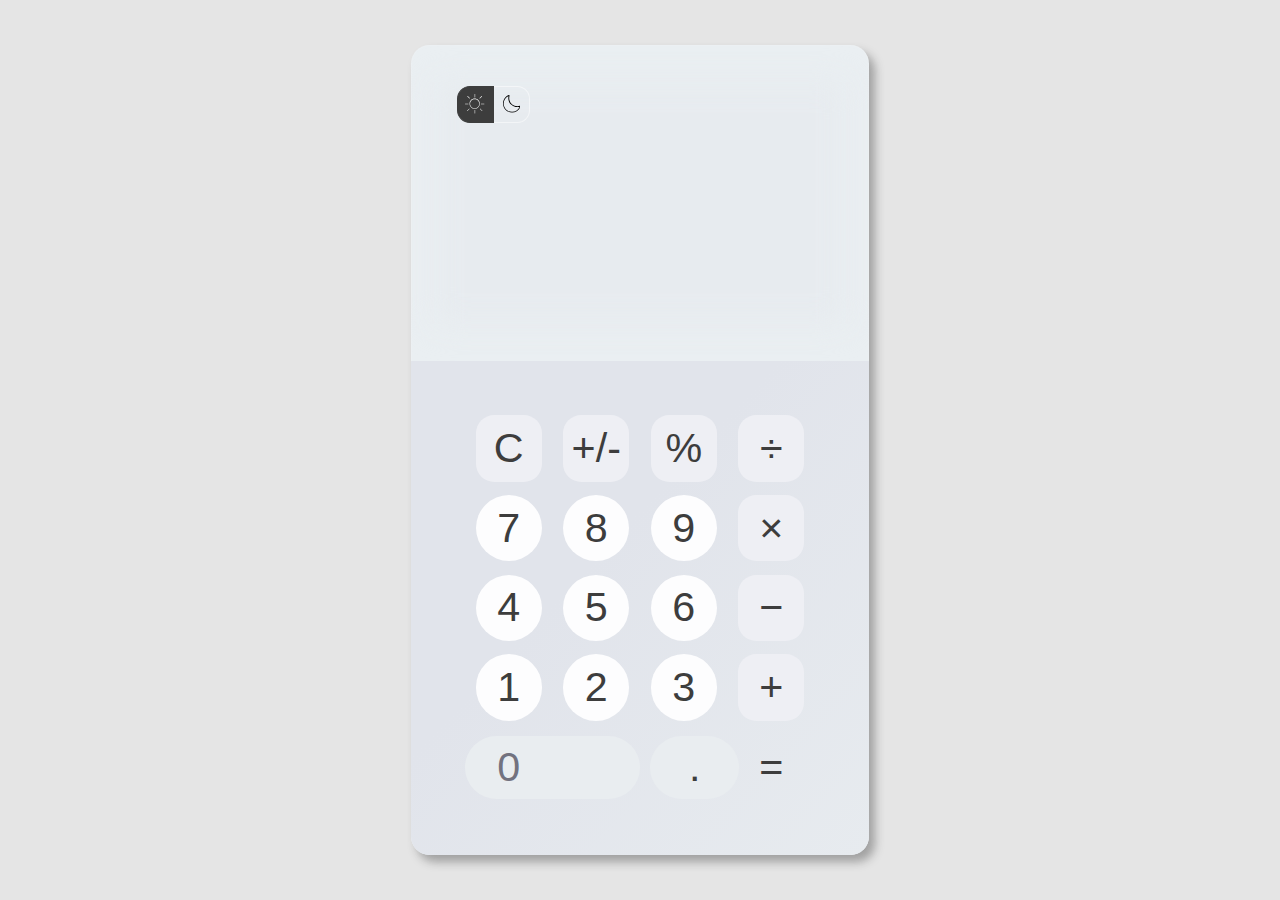
<file: index.html>
<!DOCTYPE html>
<html lang="en">
<head>
    <meta charset="UTF-8">
    <meta name="viewport" content="width=device-width, initial-scale=1.0">
    <title>Calculator</title>
    <link rel="stylesheet" href="css\calculator.css">
    <link rel="stylesheet" href="css\bottom-part.css">
    <link rel="stylesheet" href="css\theme-icon.css">
    <link rel="stylesheet" href="css\display.css">
    <link rel="stylesheet" href="css\dark-mode.css">
    <link rel="stylesheet" href="css\media-query.css">


    <script src="library\math.min.js"></script>
    
</head>
<body>



    <div id="calc">

        <div class="theme-icon">
            <div class="sun">
                <svg id="sun" viewBox="0 0 377 379" fill="none" xmlns="http://www.w3.org/2000/svg">
                    <path d="M193 313C195.761 313 198 315.239 198 318V374C198 376.761 195.761 379 193 379C190.239 379 188 376.761 188 374V318C188 315.239 190.239 313 193 313ZM79.0625 285.465C81.0151 283.512 84.1812 283.512 86.1338 285.465C88.086 287.417 88.086 290.583 86.1338 292.535L46.5352 332.134C44.5826 334.086 41.4174 334.086 39.4648 332.134C37.5122 330.181 37.5122 327.015 39.4648 325.062L79.0625 285.465ZM291.535 285.465C293.488 283.512 296.654 283.512 298.606 285.465L338.204 325.062C340.157 327.015 340.157 330.181 338.204 332.134C336.252 334.086 333.086 334.086 331.134 332.134L291.535 292.535C289.583 290.583 289.583 287.417 291.535 285.465ZM188.5 90C243.452 90 288 134.548 288 189.5C288 244.452 243.452 289 188.5 289C133.548 289 89 244.452 89 189.5C89 134.548 133.548 90 188.5 90ZM188.5 100C139.071 100 99 140.071 99 189.5C99 238.929 139.071 279 188.5 279C237.929 279 278 238.929 278 189.5C278 140.071 237.929 100 188.5 100ZM61 189C63.7614 189 66 191.239 66 194C66 196.761 63.7614 199 61 199H5C2.23858 199 2.87698e-06 196.761 0 194C2.41411e-07 191.239 2.23858 189 5 189H61ZM372 189C374.761 189 377 191.239 377 194C377 196.761 374.761 199 372 199H316C313.239 199 311 196.761 311 194C311 191.239 313.239 189 316 189H372ZM46.5352 39.4648C48.4878 37.5122 51.6538 37.5122 53.6064 39.4648L93.2041 79.0625C95.1567 81.0151 95.1567 84.1812 93.2041 86.1338C91.2515 88.0859 88.0863 88.086 86.1338 86.1338L46.5352 46.5352C44.583 44.5826 44.583 41.4174 46.5352 39.4648ZM324.062 39.4648C326.015 37.5122 329.181 37.5122 331.134 39.4648C333.086 41.4174 333.086 44.5826 331.134 46.5352L291.535 86.1338C289.583 88.086 286.417 88.086 284.465 86.1338C282.512 84.1812 282.512 81.0151 284.465 79.0625L324.062 39.4648ZM193 0C195.761 -1.66252e-07 198 2.23858 198 5V61C198 63.7614 195.761 66 193 66C190.239 66 188 63.7614 188 61V5C188 2.23858 190.239 1.66252e-07 193 0Z"/>
                </svg>
            </div><!--
        --><div class="moon">
                <svg id="moon" viewBox="0 0 259 258" fill="none" xmlns="http://www.w3.org/2000/svg">
                    <path d="M86.041 0.529297C84.5531 4.58438 83.2572 8.73239 82.167 12.9629C39.5999 32.3071 10 75.1966 10 125C10 192.931 65.069 248 133 248C183.923 248 227.617 217.054 246.305 172.942C250.504 171.744 254.617 170.343 258.634 168.75C240.541 220.711 191.126 258 133 258C59.5461 258 0 198.454 0 125C0 68.0772 35.7606 19.5082 86.041 0.529297ZM98.3145 6.2168C90.6628 27.6978 89.3683 50.9298 94.5859 73.1279C99.8037 95.3264 111.313 115.549 127.733 131.372C144.154 147.195 164.789 157.948 187.165 162.34C209.541 166.732 232.71 164.577 253.893 156.135L258.869 168.621C235.285 178.02 209.489 180.418 184.576 175.528C159.663 170.638 136.688 158.668 118.406 141.051C100.125 123.434 87.3113 100.919 81.502 76.2041C75.6926 51.4891 77.134 25.6226 85.6533 1.70605L98.3145 6.2168Z"/>
                </svg>
            </div>
        </div>

        <div class="display-main-container">
            <input type="text" class="main-display" maxlength="12" inputmode="numeric">
        </div>
        <div class="display-result-container">
            <input type="text" class="result-display" readonly tabindex="-1">
        </div>

        <div class="screen">
        </div>
        <div class="bottom-part">
            <div class="buttons-container">
                <div class="buttons-container1">
                    <div class="symbol clear-button">C</div>
                    <div class="symbol excludeJs plus-minus-button">+/-</div>
                    <div class="symbol">%</div>
                    <div class="symbol">÷</div>
                    <div class="numbers-button">7</div>
                    <div class="numbers-button">8</div>
                    <div class="numbers-button">9</div>
                    <div class="symbol">×</div>
                    <div class="numbers-button">4</div>
                    <div class="numbers-button">5</div>
                    <div class="numbers-button">6</div>
                    <div class="symbol">−</div>
                    <div class="numbers-button">1</div>
                    <div class="numbers-button">2</div>
                    <div class="numbers-button">3</div>
                    <div class="symbol">+</div>
                </div>
                <div class="buttons-container2">
                    <div class="numbers-button last-row-button zero-button" >0</div>
                    <div class="numbers-button last-row-button decimal-point">.</div>
                    <div class="symbol equal-symbol excludeJs">=</div>
                </div>
            </div>
        </div>
    </div>


    <script src="js\theme.js"></script>
    <script src="js\main-display.js"></script>
    <script src="js\button.js"></script>
    <script src="js\calculator.js"></script>
</body>
</html>
</file>
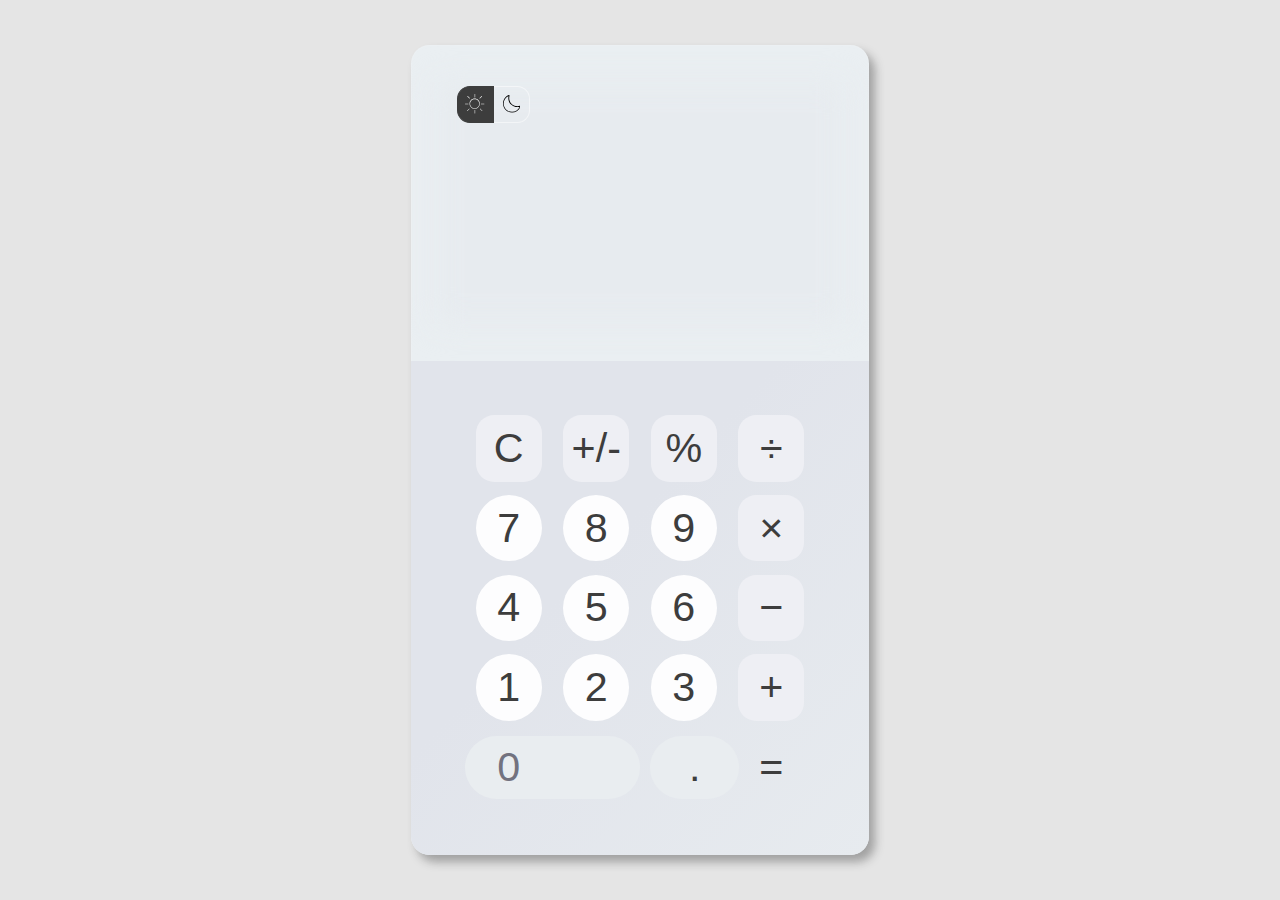
<file: calculator.html>
<!DOCTYPE html>
<html lang="en">
<head>
    <meta charset="UTF-8">
    <meta name="viewport" content="width=device-width, initial-scale=1.0">
    <title>Calculator</title>
    <link rel="stylesheet" href="css\calculator.css">
    <link rel="stylesheet" href="css\bottom-part.css">
    <link rel="stylesheet" href="css\theme-icon.css">
    <link rel="stylesheet" href="css\display.css">
    <link rel="stylesheet" href="css\dark-mode.css">
    <link rel="stylesheet" href="css\media-query.css">


    <script src="library\math.min.js"></script>
    
</head>
<body>



    <div id="calc">

        <div class="theme-icon">
            <div class="sun">
                <svg id="sun" viewBox="0 0 377 379" fill="none" xmlns="http://www.w3.org/2000/svg">
                    <path d="M193 313C195.761 313 198 315.239 198 318V374C198 376.761 195.761 379 193 379C190.239 379 188 376.761 188 374V318C188 315.239 190.239 313 193 313ZM79.0625 285.465C81.0151 283.512 84.1812 283.512 86.1338 285.465C88.086 287.417 88.086 290.583 86.1338 292.535L46.5352 332.134C44.5826 334.086 41.4174 334.086 39.4648 332.134C37.5122 330.181 37.5122 327.015 39.4648 325.062L79.0625 285.465ZM291.535 285.465C293.488 283.512 296.654 283.512 298.606 285.465L338.204 325.062C340.157 327.015 340.157 330.181 338.204 332.134C336.252 334.086 333.086 334.086 331.134 332.134L291.535 292.535C289.583 290.583 289.583 287.417 291.535 285.465ZM188.5 90C243.452 90 288 134.548 288 189.5C288 244.452 243.452 289 188.5 289C133.548 289 89 244.452 89 189.5C89 134.548 133.548 90 188.5 90ZM188.5 100C139.071 100 99 140.071 99 189.5C99 238.929 139.071 279 188.5 279C237.929 279 278 238.929 278 189.5C278 140.071 237.929 100 188.5 100ZM61 189C63.7614 189 66 191.239 66 194C66 196.761 63.7614 199 61 199H5C2.23858 199 2.87698e-06 196.761 0 194C2.41411e-07 191.239 2.23858 189 5 189H61ZM372 189C374.761 189 377 191.239 377 194C377 196.761 374.761 199 372 199H316C313.239 199 311 196.761 311 194C311 191.239 313.239 189 316 189H372ZM46.5352 39.4648C48.4878 37.5122 51.6538 37.5122 53.6064 39.4648L93.2041 79.0625C95.1567 81.0151 95.1567 84.1812 93.2041 86.1338C91.2515 88.0859 88.0863 88.086 86.1338 86.1338L46.5352 46.5352C44.583 44.5826 44.583 41.4174 46.5352 39.4648ZM324.062 39.4648C326.015 37.5122 329.181 37.5122 331.134 39.4648C333.086 41.4174 333.086 44.5826 331.134 46.5352L291.535 86.1338C289.583 88.086 286.417 88.086 284.465 86.1338C282.512 84.1812 282.512 81.0151 284.465 79.0625L324.062 39.4648ZM193 0C195.761 -1.66252e-07 198 2.23858 198 5V61C198 63.7614 195.761 66 193 66C190.239 66 188 63.7614 188 61V5C188 2.23858 190.239 1.66252e-07 193 0Z"/>
                </svg>
            </div><!--
        --><div class="moon">
                <svg id="moon" viewBox="0 0 259 258" fill="none" xmlns="http://www.w3.org/2000/svg">
                    <path d="M86.041 0.529297C84.5531 4.58438 83.2572 8.73239 82.167 12.9629C39.5999 32.3071 10 75.1966 10 125C10 192.931 65.069 248 133 248C183.923 248 227.617 217.054 246.305 172.942C250.504 171.744 254.617 170.343 258.634 168.75C240.541 220.711 191.126 258 133 258C59.5461 258 0 198.454 0 125C0 68.0772 35.7606 19.5082 86.041 0.529297ZM98.3145 6.2168C90.6628 27.6978 89.3683 50.9298 94.5859 73.1279C99.8037 95.3264 111.313 115.549 127.733 131.372C144.154 147.195 164.789 157.948 187.165 162.34C209.541 166.732 232.71 164.577 253.893 156.135L258.869 168.621C235.285 178.02 209.489 180.418 184.576 175.528C159.663 170.638 136.688 158.668 118.406 141.051C100.125 123.434 87.3113 100.919 81.502 76.2041C75.6926 51.4891 77.134 25.6226 85.6533 1.70605L98.3145 6.2168Z"/>
                </svg>
            </div>
        </div>

        <div class="display-main-container">
            <input type="text" class="main-display" maxlength="12">
        </div>
        <div class="display-result-container">
            <input type="text" class="result-display" readonly tabindex="-1">
        </div>

        <div class="screen">
        </div>
        <div class="bottom-part">
            <div class="buttons-container">
                <div class="buttons-container1">
                    <div class="symbol clear-button">C</div>
                    <div class="symbol excludeJs plus-minus-button">+/-</div>
                    <div class="symbol">%</div>
                    <div class="symbol">÷</div>
                    <div class="numbers-button">7</div>
                    <div class="numbers-button">8</div>
                    <div class="numbers-button">9</div>
                    <div class="symbol">×</div>
                    <div class="numbers-button">4</div>
                    <div class="numbers-button">5</div>
                    <div class="numbers-button">6</div>
                    <div class="symbol">−</div>
                    <div class="numbers-button">1</div>
                    <div class="numbers-button">2</div>
                    <div class="numbers-button">3</div>
                    <div class="symbol">+</div>
                </div>
                <div class="buttons-container2">
                    <div class="numbers-button last-row-button zero-button" >0</div>
                    <div class="numbers-button last-row-button decimal-point">.</div>
                    <div class="symbol equal-symbol excludeJs">=</div>
                </div>
            </div>
        </div>
    </div>


    <script src="js\theme.js"></script>
    <script src="js\main-display.js"></script>
    <script src="js\button.js"></script>
    <script src="js\calculator.js"></script>
</body>
</html>
</file>
